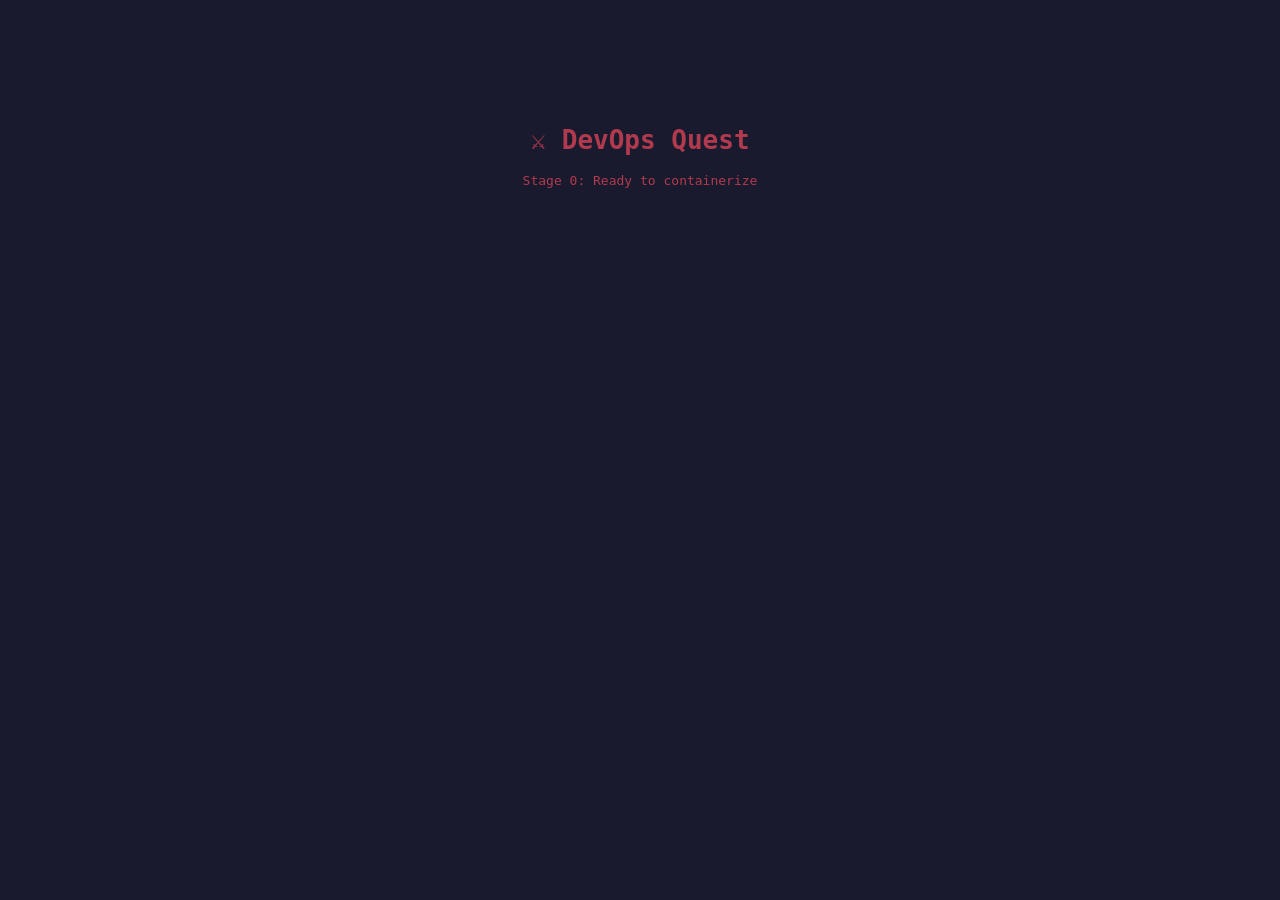
<file: docker/index.html>
<!DOCTYPE html>
<html>
<head><meta charset="UTF-8"><title>DevOps Quest</title></head>
<body style="font-family:monospace;text-align:center;padding-top:100px;background:#1a1a2e;color:#b23a4e">
<h1>&#x2694;&#xFE0F; DevOps Quest</h1>
<p>Stage 0: Ready to containerize</p>
</body>
</html>
</file>
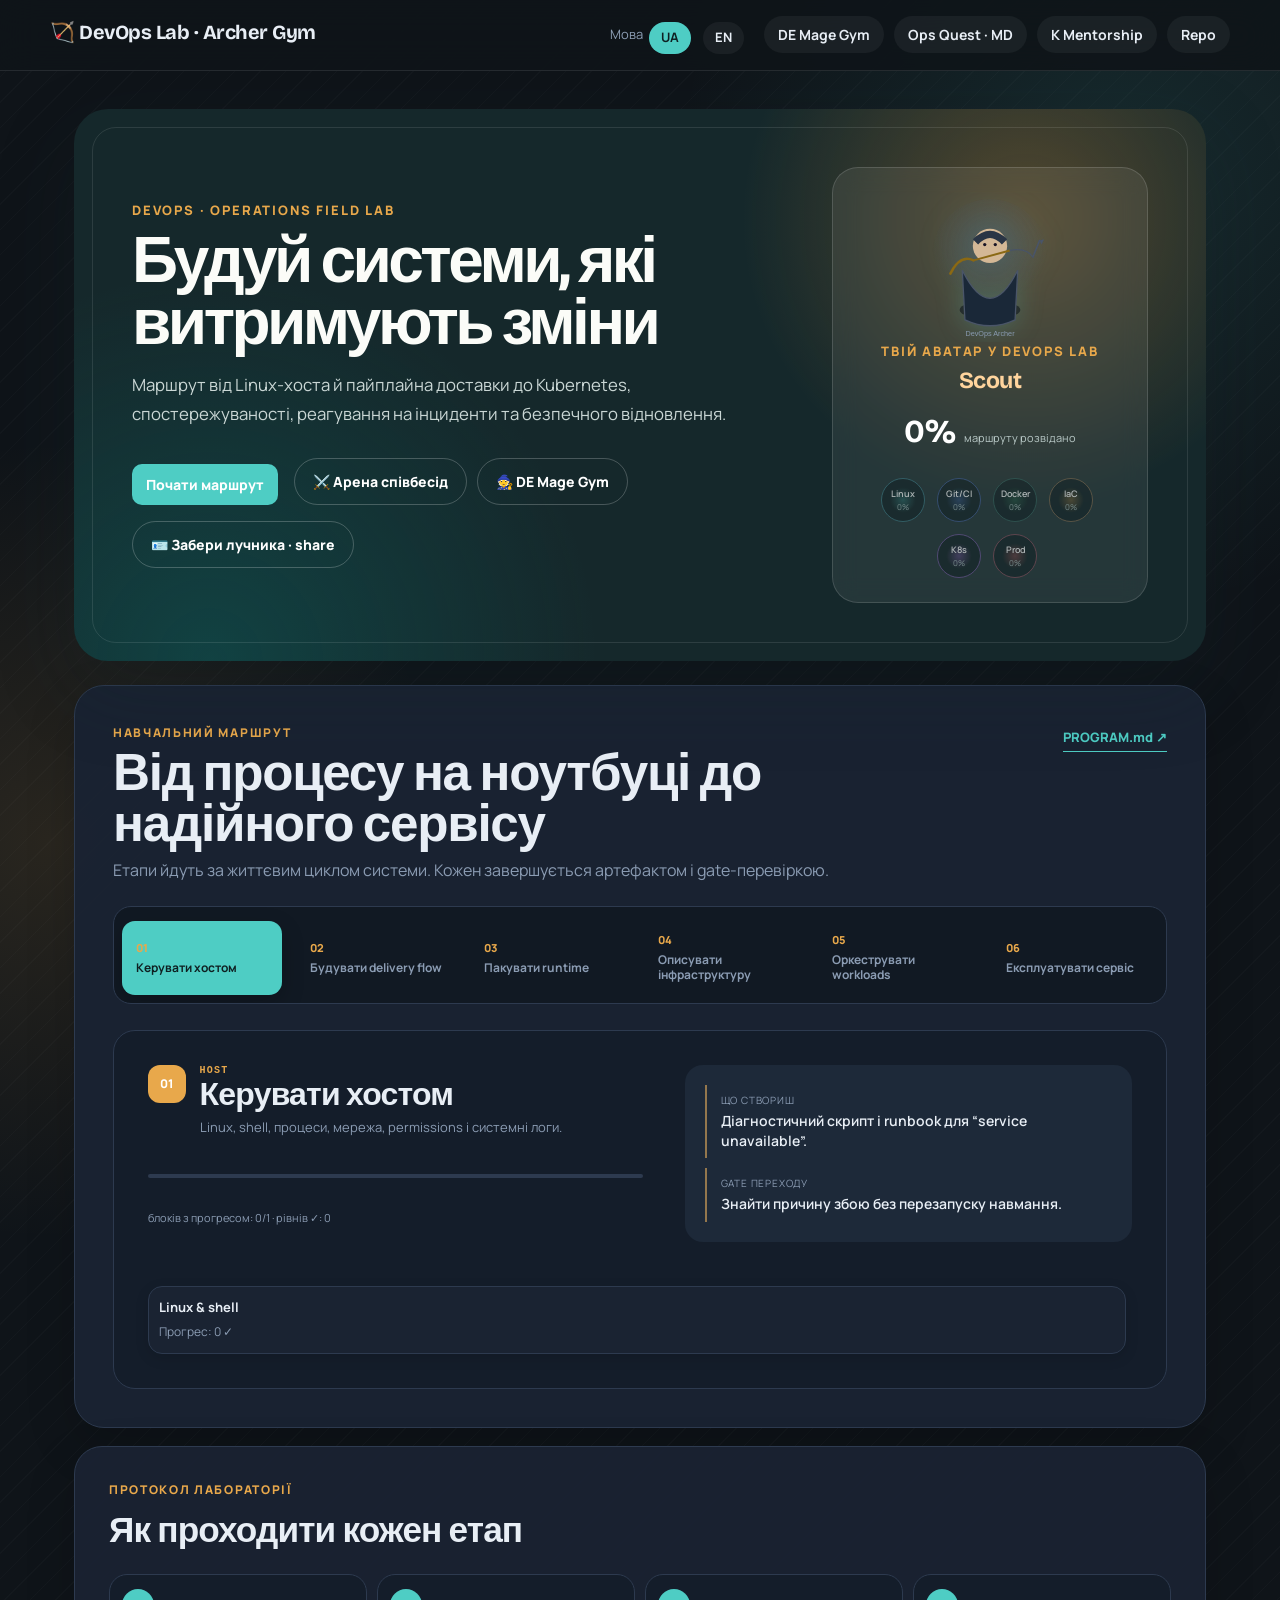
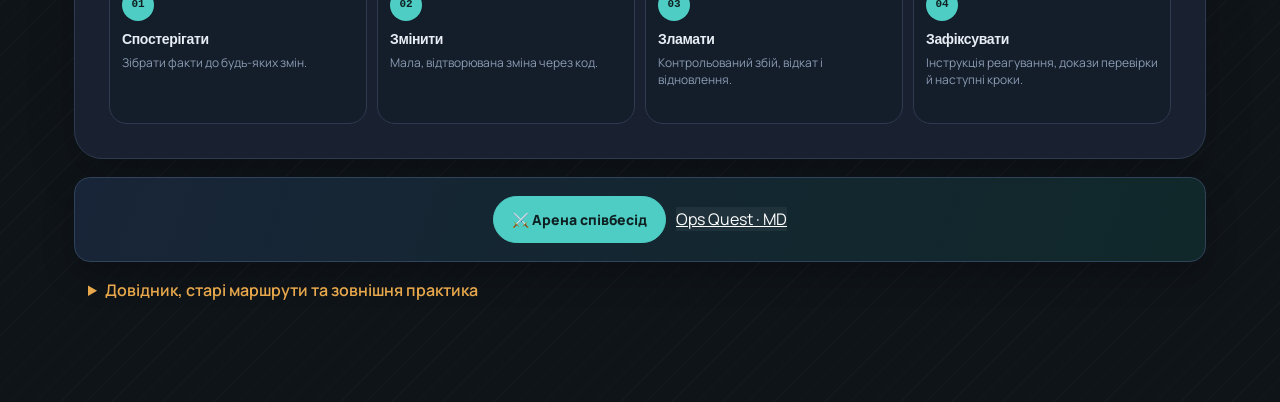
<file: interactive/index.html>
﻿<!doctype html>
<html lang="uk">
<head>
  <meta charset="utf-8">
  <meta name="viewport" content="width=device-width, initial-scale=1">
  <title>DevOps Lab В· Archer Gym</title>
  <meta name="description" content="DevOps Lab вЂ” shell, Git/CI, Docker, Terraform, K8s, prod drills. Archer hero, Ops Interview Arena.">
  <meta property="og:type" content="website">
  <meta property="og:site_name" content="DevOps Lab">
  <meta property="og:title" content="DevOps Lab В· Archer Gym">
  <meta property="og:description" content="Claim your DevOps Archer. Shell В· Git В· Docker В· K8s В· Ops Arena.">
  <meta property="og:url" content="https://devops-lab-gym.web.app/">
  <link rel="preconnect" href="https://fonts.googleapis.com">
  <link rel="preconnect" href="https://fonts.gstatic.com" crossorigin>
  <link href="https://fonts.googleapis.com/css2?family=Bricolage+Grotesque:opsz,wght@12..96,500;12..96,600;12..96,700;12..96,800&family=Manrope:wght@400;500;600;700;800&display=swap" rel="stylesheet">
  <link rel="stylesheet" href="styles.css?v=20260812j">
  <style>
    :root { --accent: #4ecdc4; --accent2: #e8a84b; }
    .hero-archer { filter: drop-shadow(0 0 12px rgba(78, 205, 196, 0.25)); }
  </style>
</head>
<body>
  <header>
    <div>
      <h1 id="hdr-title">рџЏ№ DevOps Lab В· Archer Gym</h1>
      <p id="hdr-lede">РЎС…РѕРґРёРЅРєР° РЅР°РІРёС‡РѕРє В· shell В· Git/CI В· Docker.</p>
    </div>
    <div class="header-right">
      <div id="lang-slot"></div>
      <nav>
        <a id="nav-de-lab" href="https://de-lab-interview-gym.web.app" target="_blank" rel="noopener">DE Mage Gym</a>
        <a id="nav-ops-md" href="https://github.com/TEZv/devops-lab/blob/main/CHALLENGES.md" target="_blank" rel="noopener">Ops Quest В· MD</a>
        <a id="nav-mentorship" href="https://k-mentorship-hub.vercel.app/" target="_blank" rel="noopener">K Mentorship</a>
        <a id="nav-repo" href="https://github.com/TEZv/devops-lab" target="_blank" rel="noopener">Repo</a>
      </nav>
    </div>
  </header>
  <main id="app"><p>Р—Р°РІР°РЅС‚Р°Р¶РµРЅРЅСЏвЂ¦</p></main>
  <script src="i18n.js?v=20260812j"></script>
  <script src="ladder.js?v=20260812j"></script>
  <script src="theory-viz.js?v=20260812j"></script>
  <script src="code-format.js?v=20260812j"></script>
  <script src="engine.js?v=20260812j"></script>
  <script src="interview-hub.js?v=20260812j"></script>
  <script src="app.js?v=20260812j"></script>
</body>
</html>
</file>
<file: interactive/styles.css>
:root {
  --bg: #0f1419;
  --card: #1a2332;
  --ink: #e8eef5;
  --muted: #8b9cb3;
  --line: #2d3a4f;
  --accent: #3d9a6a;
  --accent2: #e8a84b;
  --bad: #d45d5d;
  --good: #3d9a6a;
}
* { box-sizing: border-box; }
body {
  margin: 0;
  font-family: "Segoe UI", system-ui, sans-serif;
  background: radial-gradient(circle at top, #1e2a3d, var(--bg));
  color: var(--ink);
  line-height: 1.5;
}
a { color: var(--accent2); }
header {
  padding: 28px 24px;
  border-bottom: 1px solid var(--line);
  display: flex;
  flex-wrap: wrap;
  justify-content: space-between;
  gap: 16px;
  align-items: flex-end;
}
header h1 { margin: 0 0 6px; font-size: 1.6rem; }
header p { margin: 0; color: var(--muted); max-width: 52ch; }
header nav { display: flex; gap: 10px; flex-wrap: wrap; }
.header-right {
  display: flex;
  flex-direction: column;
  align-items: flex-end;
  gap: 10px;
}
.lang-toggle {
  display: inline-flex;
  align-items: center;
  gap: 6px;
  font-size: 13px;
  color: var(--muted);
}
.lang-toggle button {
  padding: 6px 12px;
  border-radius: 8px;
  border: 1px solid var(--line);
  background: transparent;
  color: var(--ink);
  cursor: pointer;
  font-size: 13px;
  font-weight: 600;
}
.lang-toggle button.active {
  background: var(--accent);
  border-color: var(--accent);
  color: #fff;
}
header nav a {
  padding: 8px 14px;
  border: 1px solid var(--line);
  border-radius: 10px;
  text-decoration: none;
  color: var(--ink);
  font-size: 14px;
}
.build-tag {
  display: block;
  margin-top: 8px;
  font-size: 11px;
  color: var(--muted);
  opacity: .85;
}
main { max-width: 900px; margin: 0 auto; padding: 24px; }
.pl-card {
  background: var(--card);
  border: 1px solid var(--line);
  border-radius: 16px;
  padding: 20px;
  margin-bottom: 16px;
}
.pl-block-grid {
  display: grid;
  grid-template-columns: repeat(auto-fill, minmax(220px, 1fr));
  gap: 12px;
}
.pl-block-btn {
  text-align: left;
  background: var(--card);
  border: 1px solid var(--line);
  border-radius: 14px;
  padding: 16px;
  color: var(--ink);
  cursor: pointer;
}
.pl-block-btn:hover { border-color: var(--accent); }
.pl-block-btn.stub { border-style: dashed; opacity: .75; }
.pl-level-tabs { display: flex; gap: 8px; flex-wrap: wrap; margin: 16px 0; }
.pl-level-tab {
  padding: 8px 14px;
  border-radius: 10px;
  border: 1px solid var(--line);
  background: transparent;
  color: var(--ink);
  cursor: pointer;
}
.pl-level-tab.active { background: var(--accent); border-color: var(--accent); color: #fff; }
.pl-level-tab.done { box-shadow: inset 0 0 0 2px var(--good); }
.pl-diagram {
  background: #0d1117;
  padding: 14px;
  border-radius: 10px;
  font-size: 13px;
  overflow-x: auto;
  border: 1px solid var(--line);
  font-family: ui-monospace, monospace;
  white-space: pre-wrap;
  word-break: break-word;
}
.pl-blank-template {
  font-family: ui-monospace, monospace;
  font-size: 14px;
  padding: 14px;
  background: #0d1117;
  border-radius: 10px;
  line-height: 1.55;
  margin-bottom: 12px;
  white-space: pre-wrap;
  word-break: break-word;
  overflow-x: auto;
  tab-size: 2;
}
.pl-slot {
  display: inline-block;
  min-width: 72px;
  padding: 2px 8px;
  margin: 0 2px;
  border-radius: 6px;
  border: 1px dashed var(--accent2);
}
.pl-slot.filled { border-style: solid; background: rgba(61,154,106,.15); }
.pl-word-bank { display: flex; flex-wrap: wrap; gap: 8px; margin: 12px 0; }
.pl-chip {
  padding: 8px 12px;
  border-radius: 999px;
  border: 1px solid var(--line);
  background: #243044;
  color: var(--ink);
  cursor: pointer;
}
.pl-chip:hover { border-color: var(--accent2); }
.pl-drag-list { display: grid; gap: 8px; }
.pl-bucket-wrap { display: flex; flex-direction: column; gap: 12px; }
.pl-bucket-pool-label {
  margin: 0;
  font-size: 12px;
  color: var(--muted);
  text-transform: uppercase;
  letter-spacing: .04em;
}
.pl-bucket-pool {
  min-height: 56px;
  display: flex;
  flex-wrap: wrap;
  gap: 8px;
  padding: 12px;
  border-radius: 12px;
  border: 1px dashed var(--line);
  background: #121a28;
}
.pl-bucket-pool.drag-over,
.pl-bucket-drop.drag-over {
  border-color: var(--accent);
  background: color-mix(in srgb, var(--accent) 10%, #121a28);
}
.pl-bucket-board {
  display: grid;
  grid-template-columns: repeat(auto-fit, minmax(160px, 1fr));
  gap: 10px;
}
.pl-bucket-col {
  border-radius: 14px;
  border: 1px solid color-mix(in srgb, var(--hub) 45%, var(--line));
  background: color-mix(in srgb, var(--hub) 12%, #121a28);
  padding: 10px;
  display: flex;
  flex-direction: column;
  gap: 8px;
  min-height: 140px;
}
.pl-bucket-head {
  display: flex;
  flex-direction: column;
  gap: 2px;
}
.pl-bucket-head span:first-child { font-size: 1.2rem; }
.pl-bucket-head small { color: var(--muted); font-size: 11px; }
.pl-bucket-drop {
  flex: 1;
  min-height: 72px;
  display: flex;
  flex-wrap: wrap;
  gap: 6px;
  align-content: flex-start;
  padding: 8px;
  border-radius: 10px;
  border: 1px dashed color-mix(in srgb, var(--hub) 35%, var(--line));
  background: rgba(0, 0, 0, 0.15);
}
.pl-bucket-chip {
  cursor: grab;
  border: 1px solid var(--line);
  background: #1a2332;
  color: var(--ink);
  border-radius: 999px;
  padding: 6px 10px;
  font-size: 12px;
  font-family: ui-monospace, Consolas, monospace;
}
.pl-bucket-chip.dragging { opacity: 0.55; }
.pl-bucket-chip.ok {
  border-color: var(--good);
  color: var(--good);
}
.pl-bucket-chip.bad {
  border-color: var(--bad);
  color: var(--bad);
}
.pl-drag-item {
  padding: 12px;
  border: 1px solid var(--line);
  border-radius: 10px;
  cursor: grab;
  background: #243044;
}
.pl-match-grid { display: grid; grid-template-columns: 1fr 1fr; gap: 12px; position: relative; z-index: 1; }
@media (max-width: 640px) {
  .pl-match-grid { grid-template-columns: 1fr; }
  .pl-match-svg { display: none; }
}
.pl-match-wrap { position: relative; }
.pl-match-arena {
  position: relative;
  margin: 8px 0 4px;
}
.pl-match-svg {
  position: absolute;
  inset: 0;
  width: 100%;
  height: 100%;
  pointer-events: none;
  z-index: 2;
  overflow: visible;
}
.pl-match-col { display: flex; flex-direction: column; gap: 6px; }
.pl-match-btn {
  display: block;
  width: 100%;
  text-align: left;
  padding: 10px 12px;
  border: 1px solid var(--line);
  border-radius: 10px;
  background: #243044;
  color: var(--ink);
  cursor: pointer;
  margin-bottom: 0;
  transition: border-color .15s, box-shadow .15s, transform .15s;
}
.pl-match-btn.sel { border-color: var(--accent2); box-shadow: 0 0 0 1px var(--accent2); }
.pl-match-btn.done { opacity: 1; cursor: default; }
.pl-match-btn.miss { border-color: var(--bad); animation: pl-shake .35s ease; }
@keyframes pl-shake {
  0%, 100% { transform: translateX(0); }
  25% { transform: translateX(-4px); }
  75% { transform: translateX(4px); }
}
.pl-match-study { margin-bottom: 8px; }
.pl-study-list { display: flex; flex-direction: column; gap: 8px; margin: 12px 0; }
.pl-study-row {
  display: grid;
  grid-template-columns: auto 1fr auto 1.4fr;
  gap: 10px;
  align-items: center;
  padding: 12px 14px;
  border-radius: 12px;
  border: 1px solid color-mix(in srgb, var(--pair) 55%, var(--line));
  background: color-mix(in srgb, var(--pair) 12%, #1a2332);
  border-left: 4px solid var(--pair);
}
.pl-study-left { font-weight: 600; }
.pl-study-arrow { color: var(--pair); font-size: 1.1rem; }
.pl-study-right { color: var(--ink); font-size: 14px; }
@media (max-width: 640px) {
  .pl-study-row { grid-template-columns: 1fr; }
  .pl-study-arrow { display: none; }
}
.pl-focus-chip {
  display: inline-block;
  margin-top: 8px;
  padding: 4px 10px;
  border-radius: 999px;
  font-size: 12px;
  background: rgba(232, 168, 75, 0.18);
  color: var(--accent2);
  border: 1px solid color-mix(in srgb, var(--accent2) 40%, transparent);
}
.pl-anchor { color: var(--accent2) !important; }
.pl-feedback { color: var(--muted); font-size: 14px; margin-top: 10px; }
.pl-feedback.ok { color: var(--good); }
.pl-review-badge { margin: 0 0 0.75rem; font-weight: 600; }
.pl-review-lock { opacity: 0.98; }
.pl-review-lock .pl-chip,
.pl-review-lock .pl-bucket-chip,
.pl-review-lock .pl-drag-item,
.pl-review-lock .pl-slot {
  pointer-events: none;
}
.pl-actions { display: flex; gap: 8px; flex-wrap: wrap; margin-top: 10px; }
button {
  padding: 10px 16px;
  border-radius: 10px;
  border: 0;
  background: var(--accent);
  color: #fff;
  cursor: pointer;
  font: inherit;
}
button.ghost { background: transparent; border: 1px solid var(--line); color: var(--ink); }
.pl-pair { font-size: 14px; color: var(--muted); }
.pl-tip { color: var(--muted); font-size: 13px; margin: 0 0 8px; }
button { margin-right: 6px; margin-top: 6px; }
.pl-note { color: var(--accent2); font-size: 14px; }
.pl-tag {
  display: inline-block;
  font-size: 11px;
  letter-spacing: .04em;
  text-transform: uppercase;
  color: var(--accent2);
  border: 1px solid var(--line);
  border-radius: 999px;
  padding: 2px 8px;
  margin-bottom: 6px;
}
.pl-slot.active { box-shadow: 0 0 0 2px var(--accent2); }
.pl-slot.drop-target { background: rgba(232,168,75,.2); }
.pl-chip.dragging { opacity: .55; }
.pl-code-buggy {
  background: #1a1010;
  border: 1px solid var(--bad);
  border-radius: 10px;
  padding: 14px;
  overflow-x: auto;
  font-size: 13px;
  font-family: ui-monospace, monospace;
  white-space: pre-wrap;
  word-break: break-word;
  tab-size: 2;
}
.pl-options { display: grid; gap: 8px; margin: 12px 0; }
.pl-option-btn {
  text-align: left;
  background: #243044;
  border: 1px solid var(--line);
  color: var(--ink);
  border-radius: 12px;
  padding: 12px 14px;
}
.pl-option-btn.ok { border-color: var(--good); background: rgba(61,154,106,.15); }
.pl-option-btn.bad { border-color: var(--bad); background: rgba(212,93,93,.12); }
.pl-tracks { display: flex; gap: 8px; flex-wrap: wrap; margin: 12px 0 16px; }
.pl-pill {
  border: 1px solid var(--line);
  border-radius: 999px;
  padding: 4px 10px;
  font-size: 12px;
  color: var(--muted);
}
.pl-track-label {
  display: block;
  font-size: 11px;
  color: var(--accent2);
  margin-bottom: 4px;
  text-transform: uppercase;
  letter-spacing: .05em;
}
.pl-howto ol { color: var(--muted); padding-left: 1.2rem; }
.pl-howto li { margin-bottom: 6px; }
.pl-level-tabs { max-height: 140px; overflow: auto; }
.pl-progress-line { color: var(--accent2); font-size: 13px; margin: 8px 0 0; }
.pl-toast {
  position: fixed;
  right: 16px;
  bottom: 16px;
  padding: 10px 14px;
  border-radius: 12px;
  background: #243044;
  border: 1px solid var(--good);
  color: var(--ink);
  z-index: 50;
  animation: pl-pop .25s ease;
}
.pl-toast.bad { border-color: var(--bad); }
@keyframes pl-pop {
  from { transform: translateY(8px); opacity: 0; }
  to { transform: none; opacity: 1; }
}
button.marked { background: var(--good); }
.pl-story {
  display: flex;
  gap: 12px;
  align-items: flex-start;
  background: linear-gradient(120deg, rgba(61,154,106,.15), rgba(232,168,75,.12));
  border: 1px solid var(--line);
  border-radius: 14px;
  padding: 14px;
  margin-bottom: 12px;
}
.pl-story p { margin: 0; }
.pl-story-emoji { font-size: 1.6rem; }
.pl-flow {
  display: flex;
  flex-wrap: wrap;
  gap: 8px;
  align-items: stretch;
  margin: 12px 0;
}
.pl-flow-step {
  flex: 1 1 120px;
  background: #243044;
  border: 1px solid var(--line);
  border-radius: 12px;
  padding: 10px;
  display: flex;
  flex-direction: column;
  gap: 4px;
}
.pl-flow-step span { color: var(--muted); font-size: 12px; }
.pl-flow-arrow {
  align-self: center;
  color: var(--accent2);
  font-weight: 700;
}
.pl-diagram-alive {
  border-color: var(--accent);
  box-shadow: inset 0 0 0 1px rgba(61,154,106,.25);
}
.pl-flip-grid {
  display: grid;
  grid-template-columns: repeat(auto-fill, minmax(160px, 1fr));
  gap: 10px;
}
.pl-flip-card {
  min-height: 110px;
  border-radius: 14px;
  border: 1px solid var(--line);
  background: #243044;
  color: var(--ink);
  cursor: pointer;
  padding: 12px;
  text-align: left;
  transition: transform .2s ease, border-color .2s ease, background .2s ease;
  display: flex;
  flex-direction: column;
  gap: 6px;
  align-items: flex-start;
}
.pl-flip-card:hover { border-color: var(--accent2); transform: translateY(-2px); }
.pl-flip-term {
  display: block;
  font-weight: 700;
  font-size: 14px;
  line-height: 1.3;
}
.pl-flip-def {
  display: none;
  color: var(--muted);
  font-size: 13px;
  line-height: 1.4;
}
.pl-flip-hint {
  display: none;
  margin-top: auto;
  font-size: 11px;
  color: var(--muted);
  opacity: .75;
}
.pl-flip-card.flipped {
  background: rgba(61,154,106,.18);
  border-color: var(--good);
}
.pl-flip-card.flipped .pl-flip-def { display: block; }
.pl-flip-card.flipped .pl-flip-hint { display: block; }
.pl-path-next {
  margin-top: 12px;
  padding: 10px 12px;
  border-radius: 12px;
  border: 1px solid rgba(78, 205, 196, 0.35);
  background: rgba(78, 205, 196, 0.12);
  color: var(--ink);
  font-size: 14px;
  line-height: 1.4;
}
.pl-path-card { margin-bottom: 14px; }
.pl-path-list, .pl-continue-list {
  list-style: none;
  margin: 12px 0 0;
  padding: 0;
  display: flex;
  flex-direction: column;
  gap: 8px;
}
.pl-path-list li, .pl-continue-list li { margin: 0; }
.pl-path-link, .pl-continue-link {
  display: flex;
  align-items: flex-start;
  gap: 10px;
  width: 100%;
  text-align: left;
  border-radius: 12px;
  border: 1px solid var(--line);
  background: #243044;
  color: var(--ink);
  padding: 10px 12px;
  cursor: pointer;
  text-decoration: none;
}
.pl-path-link:hover, .pl-continue-link:hover { border-color: var(--accent2); }
.pl-path-num {
  flex: 0 0 auto;
  width: 1.6rem;
  height: 1.6rem;
  border-radius: 999px;
  display: inline-flex;
  align-items: center;
  justify-content: center;
  background: rgba(78, 205, 196, 0.25);
  color: var(--accent);
  font-size: 12px;
  font-weight: 700;
}
.pl-path-label, .pl-continue-title { flex: 1; font-weight: 600; }
.pl-path-meta, .pl-continue-blurb { color: var(--muted); font-size: 12px; display: block; margin-top: 2px; }
.pl-continue-kind {
  flex: 0 0 auto;
  font-size: 11px;
  text-transform: uppercase;
  letter-spacing: .04em;
  color: var(--accent2);
}
.pl-pipeline {
  display: flex;
  flex-wrap: wrap;
  gap: 8px;
  align-items: center;
  margin: 12px 0;
}
.pl-pipe-slot {
  min-width: 110px;
  background: #0d1117;
  border: 1px dashed var(--accent2);
  border-radius: 12px;
  padding: 10px;
  text-align: center;
}
.pl-pipe-slot.filled {
  border-style: solid;
  background: rgba(61,154,106,.12);
}
.pl-pipe-slot small { display: block; color: var(--muted); font-size: 11px; margin-bottom: 4px; }
.pl-scenario .pl-options { margin-top: 12px; }
.pl-mission {
  background: linear-gradient(145deg, rgba(232,168,75,.14), rgba(61,154,106,.1));
  border: 1px solid var(--line);
  border-radius: 16px;
  padding: 14px;
  margin-bottom: 14px;
}
.pl-mission-head {
  display: flex;
  gap: 12px;
  align-items: flex-start;
}
.pl-mission-head span { font-size: 1.6rem; }
.pl-mission-head p { margin: 4px 0 0; color: var(--muted); }
.pl-mission-ask {
  margin: 10px 0 0;
  font-weight: 600;
  color: var(--accent2);
}
.pl-mini-table {
  width: 100%;
  border-collapse: collapse;
  margin-top: 12px;
  font-size: 13px;
  font-family: ui-monospace, monospace;
}
.pl-mini-table th,
.pl-mini-table td {
  border: 1px solid var(--line);
  padding: 6px 8px;
  text-align: left;
}
.pl-mini-table th { background: #0d1117; color: var(--muted); }
.pl-mini-table tr.hl td {
  background: rgba(61,154,106,.2);
}
.pl-mini-table caption {
  text-align: left;
  font-weight: 600;
  padding: 0 0 8px;
  color: var(--accent2);
}
.pl-col-glossary {
  margin: 10px 0 14px;
  padding: 10px 12px;
  border-radius: 8px;
  border: 1px solid var(--line);
  background: #1a2332;
  font-size: 13px;
}
.pl-col-glossary-title {
  margin: 0 0 8px;
  font-size: 12px;
  text-transform: uppercase;
  letter-spacing: 0.04em;
  color: var(--accent2);
}
.pl-col-glossary-list {
  margin: 0;
  display: grid;
  gap: 6px;
}
.pl-col-glossary-list dt {
  font-family: ui-monospace, monospace;
  color: var(--ink);
  font-weight: 600;
}
.pl-col-glossary-list dd {
  margin: 0;
  color: var(--muted);
  padding-bottom: 4px;
  border-bottom: 1px solid rgba(255, 255, 255, 0.06);
}
.pl-col-glossary-list dd:last-child {
  border-bottom: none;
  padding-bottom: 0;
}
.pl-join-tables {
  display: grid;
  gap: 12px;
  margin: 8px 0;
}
@media (min-width: 640px) {
  .pl-join-tables { grid-template-columns: 1fr 1fr; }
}
.pl-pick-table tr {
  cursor: pointer;
}
.pl-pick-table tr:hover td {
  background: rgba(232,168,75,.1);
}
.pl-pick-table tr.picked td {
  background: rgba(61,154,106,.18);
  outline: 1px solid var(--good);
}
.pl-pick-table tr.bad-pick td {
  background: rgba(212,93,93,.18);
}
.pl-pick-table .pick-mark {
  text-align: center;
  color: var(--accent2);
}
.pl-csv-lab { margin-top: 8px; }
.pl-csv-frame {
  border: 1px solid var(--line);
  border-radius: 14px;
  overflow: hidden;
  margin-bottom: 12px;
  background: #0d1117;
}
.pl-csv-bar {
  padding: 8px 12px;
  background: #243044;
  border-bottom: 1px solid var(--line);
  font-size: 12px;
  color: var(--muted);
}
.pl-csv-frame .pl-mini-table { margin: 0; }
.pl-sql-input, .pl-answer-input {
  width: 100%;
  margin: 8px 0;
  padding: 10px 12px;
  border-radius: 10px;
  border: 1px solid var(--line);
  background: #0d1117;
  color: var(--ink);
  font: inherit;
}
.pl-sql-input { font-family: ui-monospace, monospace; white-space: pre; tab-size: 2; }
.pl-sql-out {
  background: #0d1117;
  border: 1px solid var(--line);
  border-radius: 10px;
  padding: 10px;
  max-height: 180px;
  overflow: auto;
  font-size: 12px;
  font-family: ui-monospace, monospace;
  white-space: pre-wrap;
  word-break: break-word;
}
.pl-type-grid {
  display: grid;
  grid-template-columns: repeat(auto-fill, minmax(240px, 1fr));
  gap: 10px;
}
.pl-type-card {
  width: 100%;
  text-align: left;
  padding: 14px;
  border-radius: 14px;
  border: 1px solid var(--line);
  background: #243044;
  color: var(--ink);
  cursor: pointer;
}
.pl-type-card .muted { display: block; color: var(--muted); font-size: 12px; margin-top: 4px; }
.pl-type-card.seen { border-color: var(--good); }
.pl-type-detail {
  margin-top: 8px;
  padding: 10px;
  border-radius: 12px;
  background: rgba(61,154,106,.1);
  border: 1px solid var(--line);
  font-size: 13px;
  color: var(--muted);
}
.pl-type-detail.hidden { display: none; }
.pl-type-detail p { margin: 0 0 6px; }

/* Sigil atlas — company map */
.pl-sigil-atlas-wrap { max-width: 100%; }
.pl-atlas-intro {
  margin: 0 0 28px;
  max-width: 46ch;
  position: relative;
  z-index: 4;
}
.pl-sigil-atlas {
  position: relative;
  width: 100%;
  max-width: 520px;
  margin: 0 auto 16px;
  aspect-ratio: 1 / 1.05;
  min-height: 340px;
  padding: 12px 8px 8px;
  box-sizing: border-box;
  isolation: isolate;
}
.pl-atlas-svg {
  position: absolute;
  inset: 0;
  pointer-events: none;
  z-index: 1;
}
.pl-atlas-core {
  position: absolute;
  left: 50%;
  top: 50%;
  transform: translate(-50%, -50%);
  z-index: 3;
  width: 88px;
  height: 88px;
  border-radius: 50%;
  display: flex;
  flex-direction: column;
  align-items: center;
  justify-content: center;
  gap: 2px;
  background: radial-gradient(circle, #1e2a3d 0%, #0f1419 70%);
  border: 2px solid var(--line);
  box-shadow: 0 0 24px rgba(232,168,75,.15);
  transition: box-shadow .4s ease, border-color .4s ease;
}
.pl-atlas-core.lit {
  border-color: var(--accent2);
  box-shadow: 0 0 32px rgba(232,168,75,.45);
  animation: pl-pulse 1.2s ease 2;
}
@keyframes pl-pulse {
  0%,100% { transform: translate(-50%, -50%) scale(1); }
  50% { transform: translate(-50%, -50%) scale(1.06); }
}
.pl-atlas-gem {
  font-size: 22px;
  color: var(--accent2);
  line-height: 1;
}
.pl-atlas-count {
  font-size: 13px;
  font-weight: 700;
  color: var(--ink);
}
.pl-atlas-core-label {
  font-size: 10px;
  letter-spacing: .06em;
  color: var(--muted);
}
.pl-atlas-node {
  position: absolute;
  z-index: 2;
  transform: translate(-50%, -50%);
  width: min(108px, 26vw);
  padding: 10px 8px 8px;
  border-radius: 14px;
  border: 2px solid color-mix(in srgb, var(--node) 45%, var(--line));
  background: linear-gradient(160deg, color-mix(in srgb, var(--node) 18%, #1a2332), #1a2332);
  color: var(--ink);
  cursor: pointer;
  text-align: center;
  box-shadow: 0 4px 16px rgba(0,0,0,.35);
  transition: transform .15s ease, box-shadow .2s ease, border-color .2s ease;
}
.pl-atlas-node:hover {
  transform: translate(-50%, -50%) scale(1.04);
  box-shadow: 0 6px 20px color-mix(in srgb, var(--node) 35%, transparent);
}
.pl-atlas-node.active {
  border-color: var(--node);
  box-shadow: 0 0 20px color-mix(in srgb, var(--node) 50%, transparent);
}
.pl-atlas-node.seen {
  border-color: var(--node);
}
.pl-sigil-badge {
  display: inline-block;
  font-size: 10px;
  font-weight: 800;
  letter-spacing: .06em;
  padding: 2px 7px;
  border-radius: 6px;
  background: color-mix(in srgb, var(--node, var(--accent2)) 35%, transparent);
  color: var(--node, var(--accent2));
  margin-bottom: 4px;
}
.pl-node-glyph {
  display: block;
  font-size: 26px;
  line-height: 1.1;
}
.pl-node-name {
  display: block;
  font-size: 11px;
  font-weight: 700;
  margin-top: 2px;
  line-height: 1.2;
}
.pl-node-hook {
  display: block;
  font-size: 10px;
  color: color-mix(in srgb, var(--node) 80%, var(--ink));
  margin-top: 4px;
  line-height: 1.25;
  font-weight: 600;
}
.pl-atlas-dock {
  margin: 0 auto 12px;
  max-width: 520px;
  border-radius: 14px;
  border: 1px solid color-mix(in srgb, var(--node, var(--line)) 40%, var(--line));
  background: linear-gradient(180deg, color-mix(in srgb, var(--node, #243044) 12%, var(--card)), var(--card));
  overflow: hidden;
  animation: pl-dock-in .25s ease;
}
.pl-atlas-dock.hidden { display: none; }
@keyframes pl-dock-in {
  from { opacity: 0; transform: translateY(6px); }
  to { opacity: 1; transform: translateY(0); }
}
.pl-atlas-dock-head {
  padding: 12px 14px;
  border-bottom: 1px solid var(--line);
  display: flex;
  flex-wrap: wrap;
  align-items: center;
  gap: 8px;
}
.pl-atlas-hook {
  flex: 1 1 100%;
  font-size: 14px;
  font-weight: 600;
  color: var(--node, var(--accent2));
}
.pl-atlas-dock-body {
  padding: 10px 14px 12px;
  font-size: 13px;
  color: var(--muted);
}
.pl-atlas-dock-body p { margin: 0 0 8px; }
.pl-dock-ico { margin-right: 4px; }
.pl-study-sigil {
  flex: 0 0 auto;
  font-size: 10px;
  font-weight: 800;
  letter-spacing: .05em;
  padding: 4px 8px;
  border-radius: 6px;
  background: color-mix(in srgb, var(--sigil) 30%, transparent);
  color: var(--sigil);
}
.pl-match-themed {
  border-left: 4px solid var(--match) !important;
  display: flex;
  align-items: center;
  gap: 8px;
  text-align: left;
}
.pl-match-sigil {
  flex: 0 0 auto;
  font-size: 10px;
  font-weight: 800;
  padding: 3px 6px;
  border-radius: 5px;
  background: color-mix(in srgb, var(--match) 25%, transparent);
  color: var(--match);
}

/* Aim range */
.pl-aim-arena {
  max-width: 360px;
  margin: 12px auto;
}
.pl-aim-arena.shake { animation: pl-shake .28s ease; }
@keyframes pl-shake {
  0%,100% { transform: translateX(0); }
  30% { transform: translateX(-4px); }
  60% { transform: translateX(4px); }
}
.pl-aim-svg { width: 100%; height: auto; display: block; }
.pl-aim-sector { fill: #243044; stroke: #2d3a4f; stroke-width: 1; }
.pl-aim-sector.hit { fill: rgba(61,154,106,.55); }
.pl-aim-sector.miss { fill: rgba(212,93,93,.4); }
.pl-aim-label { fill: #e8eef5; font-size: 11px; pointer-events: none; }
.pl-aim-arrow { stroke: #e8a84b; stroke-width: 3; stroke-linecap: round; }
.pl-aim-head { fill: #e8a84b; }
.pl-aim-dial { width: 100%; max-width: 360px; display: block; margin: 8px auto; }
.pl-aim-legend { color: var(--muted); font-size: 13px; }

/* Fog probe */
.pl-fog-stage {
  position: relative;
  overflow: hidden;
  border-radius: 14px;
  border: 1px solid var(--line);
  max-height: 320px;
  overflow: auto;
  touch-action: none;
}
.pl-fog-table { margin: 0; filter: none; }
.pl-fog-mask {
  position: absolute;
  inset: 0;
  pointer-events: none;
  background: radial-gradient(
    circle 70px at var(--mx, 50%) var(--my, 50%),
    transparent 0,
    transparent 40%,
    rgba(5,8,14,.92) 70%
  );
}
.pl-fog-table td.found {
  background: rgba(61,154,106,.45) !important;
  outline: 2px solid var(--good);
}
.pl-fog-table td.false-hit {
  background: rgba(212,93,93,.25) !important;
}

/* Constellation */
.pl-const-canvas {
  width: 100%;
  max-width: 560px;
  display: block;
  border-radius: 14px;
  border: 1px solid var(--line);
  cursor: crosshair;
  background: #0b1220;
}

/* —— Hero cabin / skill orbs —— */
.hero-cabin {
  display: grid;
  grid-template-columns: 200px 1fr;
  gap: 20px;
  align-items: center;
  background: linear-gradient(135deg, #121a28 0%, #1a2332 55%, #152018 100%);
  border: 1px solid var(--line);
  border-radius: 20px;
  padding: 22px 24px;
  margin-bottom: 18px;
  box-shadow: 0 0 40px rgba(61, 154, 106, 0.08);
}
@media (max-width: 640px) {
  .hero-cabin { grid-template-columns: 1fr; text-align: center; }
  .hero-actions { justify-content: center; }
  .skill-orb-row { justify-content: center; }
}
.hero-svg { width: 180px; height: auto; display: block; margin: 0 auto; }
.hero-eyebrow { margin: 0; color: var(--muted); font-size: 13px; letter-spacing: .04em; text-transform: uppercase; }
.hero-rank { margin: 4px 0 8px; font-size: 1.45rem; color: var(--accent2); }
.hero-tip { margin: 0 0 14px; color: var(--muted); font-size: 14px; max-width: 42ch; }
.skill-orb-row { display: flex; flex-wrap: wrap; gap: 10px; margin-bottom: 14px; }
.skill-orb-row.compact { margin: 0; gap: 8px; }
.skill-orb {
  position: relative;
  width: 64px;
  height: 64px;
  border-radius: 50%;
  border: 2px solid color-mix(in srgb, var(--orb) 40%, var(--line));
  background: #0d1117;
  color: var(--ink);
  cursor: default;
  display: flex;
  flex-direction: column;
  align-items: center;
  justify-content: center;
  font-size: 11px;
  padding: 0;
  opacity: .45;
  transition: opacity .25s, box-shadow .25s, transform .2s;
}
.skill-orb.on {
  opacity: 1;
  box-shadow: 0 0 18px color-mix(in srgb, var(--orb) 55%, transparent);
  border-color: var(--orb);
}
.skill-orb .orb-glow {
  position: absolute;
  inset: 8px;
  border-radius: 50%;
  background: radial-gradient(circle, color-mix(in srgb, var(--orb) 35%, transparent), transparent 70%);
  pointer-events: none;
}
.skill-orb .orb-label { position: relative; font-weight: 600; z-index: 1; }
.skill-orb .orb-pct { position: relative; color: var(--muted); font-size: 10px; z-index: 1; }
.skill-orb-row.compact .skill-orb {
  width: 22px;
  height: 22px;
  font-size: 0;
  border-width: 2px;
}
.hero-actions { display: flex; flex-wrap: wrap; gap: 10px; }
.hero-actions .ghost, .nav-pill {
  padding: 8px 14px;
  border: 1px solid var(--line);
  border-radius: 10px;
  background: transparent;
  color: var(--ink);
  cursor: pointer;
  text-decoration: none;
  font-size: 14px;
}
.hero-actions button:not(.ghost), #btn-dl {
  padding: 8px 14px;
  border: none;
  border-radius: 10px;
  background: var(--accent);
  color: #fff;
  cursor: pointer;
  font-size: 14px;
}
.hero-mini {
  display: flex;
  align-items: center;
  gap: 16px;
  margin-bottom: 12px;
  cursor: pointer;
  padding: 8px 12px;
  border-radius: 14px;
  border: 1px dashed var(--line);
  background: rgba(26, 35, 50, 0.6);
}
.hero-mini .hero-svg { width: 72px; }
.pl-track-label {
  display: inline-block;
  font-size: 11px;
  text-transform: uppercase;
  letter-spacing: .06em;
  color: var(--accent2);
  margin-bottom: 4px;
}
.road-theory { border-color: color-mix(in srgb, var(--accent2) 35%, var(--line)); }
.road-practice { border-color: color-mix(in srgb, var(--accent) 35%, var(--line)); }
#share-canvas {
  width: 100%;
  max-width: 720px;
  border-radius: 14px;
  border: 1px solid var(--line);
  display: block;
}
.share-caption-label {
  display: block;
  margin: 14px 0 6px;
  font-size: 13px;
  color: var(--muted);
}
.share-caption {
  width: 100%;
  max-width: 720px;
  background: #0d1117;
  color: var(--ink);
  border: 1px solid var(--line);
  border-radius: 12px;
  padding: 12px 14px;
  font: 14px/1.45 Consolas, "Segoe UI", monospace;
  resize: vertical;
}
.share-bar .share-li {
  background: #0a66c2 !important;
  color: #fff !important;
  border: none;
  padding: 8px 14px;
  border-radius: 10px;
  cursor: pointer;
  font-size: 14px;
}
.share-bar .share-ig {
  background: linear-gradient(45deg, #f09433, #e6683c, #dc2743, #cc2366, #bc1888) !important;
  color: #fff !important;
  border: none;
  padding: 8px 14px;
  border-radius: 10px;
  cursor: pointer;
  font-size: 14px;
}
.share-bar .share-x {
  background: #111 !important;
  color: #fff !important;
  border: 1px solid #333;
  padding: 8px 14px;
  border-radius: 10px;
  cursor: pointer;
  font-size: 14px;
}
.share-bar .share-th {
  background: #101010 !important;
  color: #fff !important;
  border: 1px solid #444;
  padding: 8px 14px;
  border-radius: 10px;
  cursor: pointer;
  font-size: 14px;
}

/* Career tier picker */
.career-tier-row {
  display: flex;
  flex-wrap: wrap;
  gap: 8px;
  margin: 12px 0;
}
.career-tier-btn {
  padding: 10px 14px;
  border-radius: 12px;
  border: 1px solid var(--line);
  background: #0d1117;
  color: var(--ink);
  cursor: pointer;
  font-size: 13px;
  font-weight: 600;
}
.career-tier-btn.active {
  background: var(--accent2);
  border-color: var(--accent2);
  color: #1a1208;
}
.career-blurb {
  color: var(--muted);
  font-size: 14px;
  margin: 0;
  max-width: 62ch;
}
.hero-aim {
  margin: 0 0 8px;
  color: var(--accent2);
  font-size: 14px;
  font-weight: 600;
}

/* Skill staircase (blocks, not flat grid) */
.stair-card { overflow: hidden; }
.stair-header {
  display: flex;
  justify-content: space-between;
  align-items: flex-start;
  gap: 12px;
  margin-bottom: 8px;
}
.stair-trophy { font-size: 2rem; filter: drop-shadow(0 0 8px rgba(232,168,75,.45)); }
.stair-layout {
  display: grid;
  grid-template-columns: 160px 1fr;
  gap: 16px;
  align-items: end;
  margin-top: 12px;
}
@media (max-width: 700px) {
  .stair-layout { grid-template-columns: 1fr; }
  .stair-mage-dock { display: none; }
}
.stair-mage-dock .hero-svg { width: 150px; margin: 0 auto; }
.stair-column {
  display: flex;
  flex-direction: column;
  gap: 10px;
  padding: 8px 4px 0;
}
.stair-step {
  position: relative;
  margin-left: calc((6 - var(--step, 1)) * 12px);
  transition: margin .2s;
}
.stair-platform {
  width: 100%;
  display: flex;
  align-items: center;
  gap: 12px;
  text-align: left;
  padding: 14px 16px;
  border-radius: 14px 18px 12px 12px;
  border: 1px solid var(--line);
  background: linear-gradient(135deg, #152018, #1a2332 60%);
  color: var(--ink);
  cursor: pointer;
  box-shadow: 0 6px 0 #0a1018;
  transform: perspective(400px) rotateX(2deg);
}
.stair-step.recommended .stair-platform {
  border-color: color-mix(in srgb, var(--accent2) 55%, var(--line));
  box-shadow: 0 6px 0 #0a1018, 0 0 20px rgba(232,168,75,.2);
}
.stair-step.accent .stair-platform {
  border-color: color-mix(in srgb, var(--accent) 50%, var(--line));
}
.stair-step.complete .stair-platform {
  border-color: var(--good);
}
.stair-step.started:not(.complete) .stair-platform {
  border-color: color-mix(in srgb, var(--accent) 40%, var(--line));
}
.stair-icon { font-size: 1.4rem; }
.stair-meta { flex: 1; display: flex; flex-direction: column; gap: 2px; }
.stair-pct { font-size: 12px; color: var(--muted); }
.stair-badge {
  font-size: 11px;
  text-transform: uppercase;
  letter-spacing: .04em;
  padding: 4px 8px;
  border-radius: 999px;
  background: rgba(232,168,75,.2);
  color: var(--accent2);
}
.stair-missions {
  margin: 8px 0 4px 8px;
  padding: 12px;
  border-left: 2px solid var(--line);
  border-radius: 0 12px 12px 0;
  background: rgba(13,17,23,.55);
}
.stair-mode { margin: 0 0 8px; font-size: 13px; color: var(--muted); }
.stair-mission-grid {
  display: grid;
  grid-template-columns: repeat(auto-fill, minmax(200px, 1fr));
  gap: 10px;
}
.stair-base {
  text-align: center;
  color: var(--muted);
  font-size: 13px;
  padding: 10px;
  border: 1px dashed var(--line);
  border-radius: 12px;
  margin-top: 4px;
}
.archive-roads { margin-top: 14px; color: var(--muted); }
.archive-roads summary { cursor: pointer; color: var(--accent2); }

.pl-program-card {
  margin-bottom: 18px;
  overflow: hidden;
  background:
    radial-gradient(circle at 94% 4%, color-mix(in srgb, var(--accent2) 18%, transparent), transparent 30%),
    var(--card, #fff);
}
.pl-program-intro { display: flex; justify-content: space-between; gap: 24px; align-items: flex-start; margin-bottom: 24px; }
.pl-program-intro h2 { margin: 4px 0 8px; max-width: 720px; }
.pl-program-intro p:not(.hub-eyebrow) { color: var(--muted); max-width: 720px; margin: 0; }
.pl-program-doc { flex: 0 0 auto; color: var(--accent2); text-decoration: none; border-bottom: 1px solid currentColor; font-size: 13px; padding: 4px 0; }
.pl-journey-rail { display: grid; grid-template-columns: repeat(6, minmax(0, 1fr)); gap: 0; overflow-x: visible; padding: 0 0 18px; scrollbar-width: thin; }
.pl-journey-stop { position: relative; min-width: 0; padding: 0 12px 12px 0; color: var(--muted); text-decoration: none; font-size: 11px; }
.pl-journey-stop::after { content: ''; position: absolute; left: 12px; right: 0; bottom: 2px; height: 1px; background: var(--line); }
.pl-journey-stop:last-child::after { right: calc(100% - 13px); }
.pl-journey-stop span { position: relative; z-index: 1; display: grid; place-items: center; width: 26px; height: 26px; margin-bottom: 8px; border-radius: 50%; background: var(--accent2); color: #fff; font-weight: 800; }
.pl-journey-stop strong { display: block; color: var(--text); line-height: 1.25; }
.pl-program-list { list-style: none; margin: 0; padding: 0; display: grid; grid-template-columns: repeat(2, minmax(0, 1fr)); gap: 16px; }
.pl-prog-stage { border: 1px solid var(--line); border-radius: 18px; padding: 18px; background: color-mix(in srgb, var(--card, #fff) 96%, var(--accent2) 4%); scroll-margin-top: 90px; }
.pl-prog-stage-head { display: flex; gap: 14px; align-items: flex-start; margin-bottom: 12px; }
.pl-prog-stage-head h3 { margin: 1px 0 6px; font-size: 1.18rem; }
.pl-prog-num { flex: 0 0 2.35rem; width: 2.35rem; height: 2.35rem; border-radius: 12px; display: grid; place-items: center; font-weight: 800; background: var(--accent2); color: #fff; font-size: 12px; }
.pl-prog-code { margin: 0; color: var(--accent2); font: 700 10px/1.2 ui-monospace, monospace; letter-spacing: .12em; }
.pl-prog-summary { margin: 0; color: var(--muted); font-size: 13px; line-height: 1.45; }
.pl-prog-progress { height: 4px; border-radius: 99px; background: var(--line); overflow: hidden; }
.pl-prog-progress span { display: block; height: 100%; border-radius: inherit; background: var(--accent2); }
.pl-prog-meta { margin: 6px 0 14px; color: var(--muted); font-size: 11px; }
.pl-prog-contract { display: grid; grid-template-columns: 1fr 1fr; gap: 10px; margin-bottom: 14px; }
.pl-prog-contract > div { border-left: 2px solid color-mix(in srgb, var(--accent2) 55%, var(--line)); padding-left: 10px; }
.pl-prog-contract span { display: block; margin-bottom: 3px; color: var(--muted); font-size: 10px; text-transform: uppercase; letter-spacing: .08em; }
.pl-prog-contract strong { display: block; font-size: 12px; line-height: 1.4; font-weight: 600; }
.pl-protocol-card { margin-bottom: 18px; }
.pl-protocol-card h2 { margin: 4px 0 16px; }
.pl-protocol-grid { display: grid; grid-template-columns: repeat(4, 1fr); gap: 10px; }
.pl-protocol-grid article { position: relative; border-top: 2px solid var(--accent2); padding: 14px 12px 12px; background: color-mix(in srgb, var(--card, #fff) 96%, var(--accent2) 4%); }
.pl-protocol-grid article > span { color: var(--accent2); font: 800 11px/1 ui-monospace, monospace; }
.pl-protocol-grid h3 { margin: 8px 0 5px; font-size: 14px; }
.pl-protocol-grid p { margin: 0; color: var(--muted); font-size: 12px; line-height: 1.4; }
.pl-block-contract { display: grid; grid-template-columns: 1.2fr 1fr 1fr auto; gap: 12px; align-items: stretch; margin: 14px 0 18px; padding: 12px; border: 1px solid var(--line); border-radius: 14px; background: color-mix(in srgb, var(--card, #fff) 95%, var(--accent2) 5%); }
.pl-block-contract > div { padding-left: 10px; border-left: 2px solid var(--accent2); }
.pl-block-contract span { display: block; color: var(--muted); font-size: 9px; text-transform: uppercase; letter-spacing: .08em; margin-bottom: 4px; }
.pl-block-contract strong { display: block; font-size: 11px; line-height: 1.35; }
.pl-block-contract a { display: flex; align-items: center; color: var(--accent2); font-size: 11px; font-weight: 700; text-decoration: none; }
.pl-prog-mods {
  display: flex;
  flex-wrap: wrap;
  gap: 8px;
}
.pl-prog-mod {
  text-align: left;
  border: 1px solid var(--line);
  background: var(--card, #fff);
  border-radius: 10px;
  padding: 8px 10px;
  cursor: pointer;
  min-width: 130px;
  flex: 1 1 145px;
  transition: transform .16s ease, border-color .16s ease, background .16s ease;
}
.pl-prog-mod strong { display: block; font-size: 13px; }
.pl-prog-mod span { color: var(--muted); font-size: 12px; }
.pl-prog-mod:hover { border-color: var(--accent2); transform: translateY(-2px); }
.pl-prog-arena {
  display: inline-flex;
  align-items: center;
  padding: 8px 12px;
  border-radius: 10px;
  border: 1px dashed var(--accent2);
  color: var(--accent2);
  text-decoration: none;
  font-weight: 600;
  font-size: 13px;
}
.pl-program-cta {
  display: flex;
  flex-wrap: wrap;
  gap: 10px;
  align-items: center;
}
.pl-more-paths {
  margin: 16px 0 24px;
  color: var(--muted);
}
.pl-more-paths > summary {
  cursor: pointer;
  color: var(--accent2);
  font-weight: 600;
  margin-bottom: 12px;
}

@media (max-width: 760px) {
  .pl-program-intro { display: block; }
  .pl-program-doc { display: inline-block; margin-top: 12px; }
  .pl-program-list { grid-template-columns: 1fr; }
  .pl-prog-contract { grid-template-columns: 1fr; }
  .pl-protocol-grid { grid-template-columns: repeat(2, 1fr); }
  .pl-journey-rail { grid-template-columns: repeat(6, 120px); overflow-x: auto; }
  .pl-journey-stop { min-width: 120px; }
  .pl-block-contract { grid-template-columns: 1fr; }
}

@media (max-width: 440px) {
  .pl-prog-stage { padding: 14px; }
  .pl-protocol-grid { grid-template-columns: 1fr; }
}

/* Interview Arena */
.hub-cta { font-weight: 700; }
.hub-eyebrow {
  margin: 0 0 6px;
  font-size: 12px;
  letter-spacing: .06em;
  text-transform: uppercase;
  color: var(--accent2);
}
.hub-lede, .hub-ethics { color: var(--muted); max-width: 58ch; }
.hub-ethics { font-size: 13px; border-left: 3px solid var(--accent2); padding-left: 10px; }
.hub-stats {
  display: flex;
  flex-wrap: wrap;
  gap: 12px;
  margin: 12px 0;
  font-size: 13px;
  color: var(--muted);
}
.hub-search-row {
  display: flex;
  flex-wrap: wrap;
  gap: 10px;
  align-items: center;
  margin-bottom: 12px;
}
.hub-bridge-row {
  display: flex;
  flex-wrap: wrap;
  gap: 8px;
  align-items: center;
  margin-bottom: 12px;
  padding: 10px 12px;
  border-radius: 10px;
  border: 1px dashed var(--line);
  background: rgba(78, 205, 196, 0.05);
}
.hub-bridge-label {
  font-size: 12px;
  color: var(--muted);
  font-weight: 600;
}
.hub-bridge-link { font-size: 13px; }
.hub-search {
  flex: 1 1 200px;
  padding: 10px 12px;
  border-radius: 10px;
  border: 1px solid var(--line);
  background: #121a28;
  color: var(--ink);
}
.hub-arch-tabs {
  display: flex;
  flex-wrap: wrap;
  gap: 8px;
  margin-bottom: 14px;
}
.hub-arch-tab {
  padding: 8px 12px;
  border-radius: 10px;
  border: 1px solid var(--line);
  text-decoration: none;
  color: var(--ink);
  font-size: 13px;
  background: #1a2332;
}
.hub-arch-tab.active {
  border-color: color-mix(in srgb, var(--hub, var(--accent)) 60%, var(--line));
  box-shadow: inset 0 0 0 1px color-mix(in srgb, var(--hub, var(--accent)) 40%, transparent);
}
.hub-arch-tab small { color: var(--muted); margin-left: 4px; }
.hub-task-list {
  display: flex;
  flex-direction: column;
  gap: 8px;
  max-height: min(62vh, 640px);
  overflow: auto;
  padding-right: 4px;
}
.hub-task {
  display: flex;
  align-items: flex-start;
  gap: 10px;
  padding: 12px 14px;
  border-radius: 12px;
  border: 1px solid color-mix(in srgb, var(--hub) 35%, var(--line));
  border-left: 4px solid var(--hub);
  background: color-mix(in srgb, var(--hub) 8%, #1a2332);
  text-decoration: none;
  color: var(--ink);
  transition: transform .12s ease;
}
.hub-task:hover { transform: translateX(2px); }
.hub-task.done { opacity: .88; }
.hub-task-sigil {
  flex: 0 0 auto;
  font-size: 10px;
  font-weight: 800;
  padding: 4px 7px;
  border-radius: 6px;
  background: color-mix(in srgb, var(--hub) 30%, transparent);
  color: var(--hub);
}
.hub-task-sigil.large { font-size: 12px; padding: 6px 10px; }
.hub-task-body { flex: 1; min-width: 0; }
.hub-task-body strong { display: block; font-size: 14px; margin-bottom: 4px; }
.hub-task-meta { display: block; font-size: 11px; color: var(--muted); }
.hub-task-hint { display: block; font-size: 12px; color: var(--muted); margin-top: 4px; }
.hub-done { color: var(--good); font-weight: 700; }
.hub-prompt-box {
  margin: 16px 0;
  padding: 14px;
  border-radius: 12px;
  background: rgba(0,0,0,.2);
  border: 1px solid var(--line);
}
.hub-prompt-box h3 { margin: 0 0 8px; font-size: 14px; }
.hub-detail-actions { display: flex; gap: 10px; flex-wrap: wrap; margin-top: 14px; }

/* Theory visualizations */
.pl-viz-mount { margin: 14px 0 18px; }
.pl-viz-caption { margin: 0 0 10px; color: var(--muted); font-size: 13px; }
.pl-viz-text-fallback { margin-top: 10px; }
.pl-viz-text-fallback summary { cursor: pointer; color: var(--accent2); font-size: 13px; }
.pl-viz-layer-stack { display: flex; flex-direction: column; align-items: center; gap: 4px; }
.pl-viz-layer {
  width: min(100%, 340px);
  display: flex;
  align-items: center;
  gap: 12px;
  padding: 12px 16px;
  border-radius: 12px;
  border: 2px solid color-mix(in srgb, var(--layer) 50%, var(--line));
  background: linear-gradient(90deg, color-mix(in srgb, var(--layer) 22%, #1a2332), #1a2332);
}
.pl-viz-ico { font-size: 22px; }
.pl-viz-layer-text strong { display: block; }
.pl-viz-layer-text span { font-size: 12px; color: var(--muted); }
.pl-viz-layer-arrow { color: var(--accent2); font-size: 12px; }
.pl-viz-side-tags { display: flex; flex-wrap: wrap; gap: 8px; margin-top: 12px; justify-content: center; }
.pl-viz-side-chip {
  font-size: 12px;
  padding: 6px 10px;
  border-radius: 8px;
  background: #121a28;
  border: 1px solid var(--line);
  color: var(--muted);
}
.pl-viz-side-chip b { color: var(--ink); }
.pl-viz-star-compare, .pl-viz-split, .pl-viz-coverage {
  display: grid;
  grid-template-columns: repeat(auto-fit, minmax(200px, 1fr));
  gap: 12px;
}
.pl-viz-compare-col, .pl-viz-split-col, .pl-viz-cov-yes, .pl-viz-cov-no {
  padding: 14px;
  border-radius: 14px;
  border: 1px solid color-mix(in srgb, var(--hub, var(--line)) 40%, var(--line));
  background: color-mix(in srgb, var(--hub, #1a2332) 10%, #1a2332);
}
.pl-viz-compare-col h4, .pl-viz-split-col h4, .pl-viz-cov-yes h4, .pl-viz-cov-no h4 { margin: 0 0 8px; }
.pl-viz-compare-col p { margin: 8px 0 0; font-size: 12px; color: var(--muted); }
.pl-viz-svg { width: 100%; height: auto; display: block; }
.pl-viz-split-col ul, .pl-viz-cov-yes ul, .pl-viz-cov-no ul { margin: 0; padding-left: 18px; font-size: 13px; color: var(--muted); }
.pl-viz-cov-yes { border-color: color-mix(in srgb, var(--good) 45%, var(--line)); }
.pl-viz-cov-no { border-color: color-mix(in srgb, var(--bad) 35%, var(--line)); }
.pl-viz-order-list { display: flex; flex-direction: column; gap: 6px; }
.pl-viz-order-step {
  display: grid;
  grid-template-columns: 28px 100px 1fr;
  gap: 10px;
  align-items: center;
  padding: 10px 12px;
  border-radius: 10px;
  border-left: 4px solid var(--step);
  background: color-mix(in srgb, var(--step) 12%, #1a2332);
  font-size: 13px;
}
.pl-viz-order-num {
  width: 24px;
  height: 24px;
  border-radius: 50%;
  background: var(--step);
  color: #fff;
  font-size: 11px;
  font-weight: 700;
  display: flex;
  align-items: center;
  justify-content: center;
}
.pl-viz-order-step span:last-child { color: var(--muted); font-size: 12px; }
.pl-viz-over-window {
  margin-top: 10px;
  padding: 10px 12px;
  border-radius: 10px;
  border: 1px dashed var(--accent2);
  font-size: 13px;
  color: var(--accent2);
}
.pl-viz-over-window span { font-weight: 700; margin-right: 6px; }
.pl-viz-bar-chart { display: flex; flex-direction: column; gap: 10px; }
.pl-viz-bar-row {
  display: grid;
  grid-template-columns: 140px 1fr 120px;
  gap: 10px;
  align-items: center;
  font-size: 12px;
}
.pl-viz-bar-track {
  height: 22px;
  border-radius: 6px;
  background: #0d1117;
  overflow: hidden;
  border: 1px solid var(--line);
}
.pl-viz-bar-fill { height: 100%; border-radius: 5px; transition: width .4s ease; }
.pl-viz-bar-val { color: var(--muted); font-size: 11px; }
.pl-viz-footnote { margin: 10px 0 0; font-size: 12px; color: var(--accent2); }
.pl-viz-orbit-skills {
  position: relative;
  width: 100%;
  max-width: 400px;
  margin: 0 auto;
  aspect-ratio: 1;
  min-height: 280px;
}
.pl-viz-orbit-core {
  position: absolute;
  left: 50%;
  top: 50%;
  transform: translate(-50%, -50%);
  font-size: 36px;
  z-index: 2;
}
.pl-viz-orbit-node {
  position: absolute;
  transform: translate(-50%, -50%);
  width: min(110px, 30vw);
  padding: 8px;
  border-radius: 12px;
  border: 2px solid color-mix(in srgb, var(--hub) 45%, var(--line));
  background: color-mix(in srgb, var(--hub) 15%, #1a2332);
  text-align: center;
  font-size: 11px;
}
.pl-viz-orbit-node strong { display: block; font-size: 12px; }
.pl-viz-orbit-node span { color: var(--muted); font-size: 10px; }
.pl-viz-flow-row {
  display: flex;
  flex-wrap: wrap;
  align-items: stretch;
  gap: 8px;
  justify-content: center;
}
.pl-viz-flow-chip {
  flex: 1 1 120px;
  max-width: 160px;
  padding: 12px;
  border-radius: 12px;
  border: 1px solid color-mix(in srgb, var(--hub) 40%, var(--line));
  background: color-mix(in srgb, var(--hub) 14%, #1a2332);
  text-align: center;
}
.pl-viz-flow-chip strong { display: block; font-size: 13px; margin-bottom: 4px; }
.pl-viz-flow-chip span { font-size: 11px; color: var(--muted); }
.pl-viz-flow-link { align-self: center; color: var(--accent2); font-size: 1.2rem; }
.pl-viz-pipe-row { display: flex; flex-wrap: wrap; align-items: center; gap: 6px; justify-content: center; }
.pl-viz-pipe-node {
  padding: 10px 14px;
  border-radius: 10px;
  border: 2px solid color-mix(in srgb, var(--node) 50%, var(--line));
  background: color-mix(in srgb, var(--node) 15%, #1a2332);
  text-align: center;
  min-width: 72px;
}
.pl-viz-pipe-node small { display: block; font-size: 10px; color: var(--muted); }
.pl-viz-pipe-arr { color: var(--accent2); }

.pl-viz-concept-grid {
  display: grid;
  grid-template-columns: repeat(auto-fit, minmax(180px, 1fr));
  gap: 10px;
}
.pl-viz-concept-card {
  padding: 12px;
  border-radius: 14px;
  border: 1px solid color-mix(in srgb, var(--hub) 40%, var(--line));
  background: color-mix(in srgb, var(--hub) 12%, #121a28);
}
.pl-viz-concept-head {
  display: flex;
  gap: 10px;
  align-items: flex-start;
  margin-bottom: 8px;
}
.pl-viz-concept-ico { font-size: 1.5rem; line-height: 1; }
.pl-viz-concept-badge {
  display: inline-block;
  margin-top: 2px;
  font-size: 10px;
  text-transform: uppercase;
  letter-spacing: .04em;
  color: var(--hub);
  opacity: .9;
}
.pl-viz-concept-hint {
  margin: 0 0 8px;
  font-size: 12px;
  color: var(--muted);
}
.pl-viz-concept-card ul {
  list-style: none;
  margin: 0;
  padding: 0;
  display: flex;
  flex-direction: column;
  gap: 6px;
}
.pl-viz-concept-card li {
  display: grid;
  grid-template-columns: 18px 1fr;
  gap: 6px;
  align-items: start;
  font-size: 12px;
}
.pl-viz-concept-card li code {
  font-family: ui-monospace, Consolas, monospace;
  color: var(--ink);
  white-space: pre-wrap;
  word-break: break-word;
}
.pl-viz-concept-card li.ok code { color: var(--good); }
.pl-viz-concept-card li.bad code { color: var(--bad); }
.pl-viz-mark { font-size: 12px; }
.pl-viz-type-grid {
  display: grid;
  grid-template-columns: repeat(auto-fit, minmax(200px, 1fr));
  gap: 12px;
}
.pl-viz-type-col {
  padding: 14px;
  border-radius: 14px;
  border: 1px solid color-mix(in srgb, var(--hub) 45%, var(--line));
  background: linear-gradient(160deg, color-mix(in srgb, var(--hub) 16%, #121a28), #121a28);
}
.pl-viz-type-head {
  display: flex;
  gap: 10px;
  align-items: flex-start;
  margin-bottom: 10px;
}
.pl-viz-type-ico { font-size: 1.6rem; }
.pl-viz-type-head strong { display: block; }
.pl-viz-type-head small { color: var(--muted); font-size: 12px; }
.pl-viz-type-traits {
  list-style: none;
  margin: 0 0 10px;
  padding: 0;
  display: flex;
  flex-direction: column;
  gap: 6px;
}
.pl-viz-type-traits li {
  display: grid;
  grid-template-columns: 18px 1fr;
  gap: 6px;
  font-size: 12px;
  color: var(--muted);
}
.pl-viz-type-traits b { color: var(--ink); }
.pl-viz-type-hold { margin-top: 8px; }
.pl-viz-type-hold-label {
  display: block;
  font-size: 11px;
  color: var(--muted);
  margin-bottom: 6px;
  text-transform: uppercase;
  letter-spacing: .03em;
}
.pl-viz-type-chip {
  display: inline-block;
  margin: 0 6px 6px 0;
  padding: 4px 8px;
  border-radius: 999px;
  font-size: 11px;
  background: rgba(61, 154, 106, 0.15);
  border: 1px solid color-mix(in srgb, var(--good) 35%, var(--line));
  color: var(--ink);
}
.pl-viz-type-chip.no {
  background: rgba(255, 107, 107, 0.12);
  border-color: color-mix(in srgb, var(--bad) 40%, var(--line));
}
.pl-viz-access-table { display: flex; flex-direction: column; gap: 6px; }
.pl-viz-access-head,
.pl-viz-access-row {
  display: grid;
  grid-template-columns: 1.1fr 1.2fr 1.4fr;
  gap: 8px;
  align-items: center;
  padding: 8px 10px;
  border-radius: 10px;
  font-size: 12px;
}
.pl-viz-access-head {
  color: var(--muted);
  text-transform: uppercase;
  letter-spacing: .03em;
  font-size: 10px;
}
.pl-viz-access-row {
  border: 1px solid color-mix(in srgb, var(--hub) 35%, var(--line));
  background: color-mix(in srgb, var(--hub) 10%, #121a28);
}
.pl-viz-access-row code {
  font-family: ui-monospace, Consolas, monospace;
  color: var(--accent2);
}
@media (max-width: 700px) {
  .pl-viz-access-head { display: none; }
  .pl-viz-access-row { grid-template-columns: 1fr; gap: 4px; }
}
.pl-viz-caption {
  margin: 0 0 10px;
  font-size: 13px;
  color: var(--muted);
}

.pl-recall-panel {
  margin: 12px 0 16px;
  padding: 12px 14px;
  border-radius: 10px;
  border: 1px solid color-mix(in srgb, var(--accent2) 35%, var(--line));
  background: color-mix(in srgb, var(--accent2) 6%, var(--panel));
}
.pl-recall-title {
  margin: 0 0 8px;
  font-size: 13px;
  font-weight: 700;
  color: var(--accent2);
}
.pl-recall-intro { margin: 0 0 10px; }
.pl-recall-tips {
  margin: 10px 0 0;
  padding: 0;
  list-style: none;
  display: flex;
  flex-direction: column;
  gap: 6px;
}
.pl-recall-tips li {
  display: grid;
  grid-template-columns: 22px 1fr;
  gap: 8px;
  font-size: 13px;
  color: var(--ink);
  align-items: start;
}
.pl-recall-num {
  display: inline-flex;
  align-items: center;
  justify-content: center;
  width: 20px;
  height: 20px;
  border-radius: 50%;
  background: color-mix(in srgb, var(--accent2) 20%, transparent);
  color: var(--accent2);
  font-size: 11px;
  font-weight: 700;
}
.pl-recall-mnemonic {
  margin: 10px 0 0;
  padding: 8px 10px;
  border-radius: 8px;
  background: var(--panel);
  border-left: 3px solid var(--accent2);
  font-size: 13px;
  font-weight: 600;
}
.pl-recall-mapref {
  margin: 8px 0 0;
  font-size: 12px;
  color: var(--muted);
}
.pl-viz-mount-recall { margin: 8px 0 4px; }

.pl-viz-mount-study { margin: 10px 0 16px; }
.pl-viz-sql-compare .pl-viz-sql-source { margin-bottom: 12px; overflow-x: auto; }
.pl-viz-sql-result-cols {
  display: grid;
  grid-template-columns: 1fr 1fr;
  gap: 12px;
}
@media (max-width: 640px) {
  .pl-viz-sql-result-cols { grid-template-columns: 1fr; }
}
.pl-viz-sql-result-col {
  border: 1px solid color-mix(in srgb, var(--hub, #5b8def) 40%, var(--line));
  border-radius: 10px;
  padding: 10px 12px;
  background: color-mix(in srgb, var(--hub, #5b8def) 6%, var(--panel));
}
.pl-viz-sql-result-col h4 { margin: 0 0 4px; font-size: 13px; }
.pl-viz-sql-sub { margin: 0 0 8px; font-size: 12px; color: var(--muted); }
.pl-viz-sql-badge {
  display: inline-block;
  margin-top: 8px;
  padding: 3px 8px;
  border-radius: 999px;
  font-size: 11px;
  font-weight: 600;
  background: color-mix(in srgb, var(--hub, #5b8def) 18%, transparent);
  color: var(--ink);
}
.pl-viz-rank-table-wrap { overflow-x: auto; margin-bottom: 10px; }
.pl-viz-rank-legend { display: flex; flex-direction: column; gap: 6px; }
.pl-viz-rank-note {
  display: grid;
  grid-template-columns: 120px 1fr;
  gap: 8px;
  font-size: 12px;
  padding: 6px 8px;
  border-radius: 8px;
  background: var(--panel);
  border: 1px solid var(--line);
}
.pl-viz-rank-note strong { color: var(--accent2); }
.pl-viz-rank-note span { color: var(--muted); }
@media (max-width: 520px) {
  .pl-viz-rank-note { grid-template-columns: 1fr; }
}

/* 2026 course-site redesign: operations field manual */
:root {
  --bg: #0f1419;
  --card: #1a2332;
  --ink: #e8eef5;
  --muted: #8b9cb3;
  --line: #2d3a4f;
  --accent: #4ecdc4;
  --accent2: #e8a84b;
  --bad: #bd4b43;
  --good: #087d78;
}
body {
  font-family: "Manrope", sans-serif;
  background:
    radial-gradient(circle at 88% 8%, rgba(78, 205, 196, .12), transparent 28rem),
    radial-gradient(circle at 4% 42%, rgba(232, 168, 75, .12), transparent 25rem),
    repeating-linear-gradient(135deg, rgba(232,238,245,.02) 0 1px, transparent 1px 18px),
    var(--bg);
  color: var(--ink);
}
h1, h2, h3, .hero-rank { font-family: "Bricolage Grotesque", sans-serif; letter-spacing: -.025em; }
header { position: sticky; top: 0; z-index: 50; padding: 16px max(24px, calc((100vw - 1180px) / 2)); align-items: center; border-bottom: 1px solid rgba(232,238,245,.1); background: rgba(15,20,25,.9); backdrop-filter: blur(18px); }
header h1 { font-family: "Bricolage Grotesque", sans-serif; font-size: 1.25rem; color: var(--ink); }
header p { display: none; }
.header-right { flex-direction: row; align-items: center; gap: 14px; }
header nav a, .lang-toggle button { border: 0; border-radius: 99px; color: var(--ink); background: rgba(255,255,255,.05); font-weight: 700; }
header nav a:hover { background: rgba(255,255,255,.1); color: var(--accent); }
.lang-toggle button.active { background: var(--accent); color: #0f2022; }
.build-tag { display: none; }
main { max-width: 1180px; padding: 38px 24px 64px; }
.pl-card { background: rgba(26,35,50,.94); border-color: var(--line); box-shadow: 0 18px 50px rgba(0,0,0,.16); }
.track-hero { position: relative; display: grid; grid-template-columns: minmax(0,1.35fr) minmax(300px,.65fr); min-height: 440px; padding: 58px; gap: 44px; overflow: hidden; border: 0; border-radius: 34px; background: radial-gradient(circle at 84% 20%, rgba(242,155,56,.28), transparent 27%), radial-gradient(circle at 12% 100%, rgba(8,125,120,.3), transparent 34%), #15282b; color: #fbfcf8; box-shadow: 0 30px 80px rgba(21,40,43,.23); }
.track-hero::before { content: ""; position: absolute; inset: 18px; border: 1px solid rgba(255,255,255,.1); border-radius: 24px; pointer-events: none; }
.track-hero-copy { position: relative; z-index: 1; align-self: center; }
.track-hero-copy h2 { max-width: 720px; margin: 10px 0 18px; font-size: clamp(2.7rem,5vw,5.2rem); line-height: .96; letter-spacing: -.055em; }
.track-hero-lede { max-width: 680px; margin: 0 0 30px; color: #cad7d5; font-size: 1.05rem; line-height: 1.7; }
.hero-eyebrow, .hub-eyebrow { color: var(--accent2); font-weight: 800; letter-spacing: .14em; }
.hero-status { position: relative; z-index: 1; align-self: stretch; display: grid; grid-template-rows: 150px 1fr; padding: 24px; border: 1px solid rgba(255,255,255,.14); border-radius: 26px; background: rgba(255,255,255,.07); backdrop-filter: blur(12px); }
.hero-visual { overflow: hidden; }
.hero-svg { width: 132px; height: 150px; }
.hero-status .hero-meta { display:flex; flex-direction:column; align-items:center; text-align:center; }
.hero-rank { margin:2px 0 10px; color:#ffd49d; font-size:1.45rem; }
.hero-total { display:flex; align-items:baseline; gap:8px; margin-bottom:16px; }
.hero-total strong { font-family:"Bricolage Grotesque",sans-serif; font-size:2rem; color:#fff; }
.hero-total span { color:#b9c9c7; font-size:11px; }
.skill-orb-row { justify-content:center; gap:6px; margin:auto 0 0; }
.skill-orb { width:44px; height:44px; border-width:1px; background:rgba(4,18,19,.48); color:#fff; font-size:9px; opacity:.62; }
.skill-orb .orb-pct { color:#afc4c2; font-size:8px; }
.hero-actions .ghost, .nav-pill { border:1px solid rgba(255,255,255,.22); border-radius:99px; color:#fff; padding:12px 18px; font-weight:800; }
.hero-actions .hub-cta { background:var(--accent2); border-color:var(--accent2); color:#16272a; }
.pl-program-card { margin-top:24px; padding:38px; border-radius:30px; background:rgba(26,35,50,.96); }
.pl-program-intro h2 { font-size:clamp(2rem,4vw,3.6rem); line-height:1; }
.pl-program-doc { color:var(--accent); font-weight:800; }
.pl-journey-rail { display:flex; gap:8px; padding:8px; margin-bottom:26px; overflow-x:auto; border:1px solid var(--line); border-radius:18px; background:#111923; }
.pl-journey-stop { flex:1 0 145px; min-width:0; padding:13px 14px; border:0; border-radius:13px; background:transparent; color:var(--muted); text-align:left; cursor:pointer; font:inherit; }
.pl-journey-stop::after { display:none; }
.pl-journey-stop span { width:auto; height:auto; margin:0 0 7px; display:block; border-radius:0; background:transparent; color:var(--accent2); font:800 11px/1 "Manrope",sans-serif; }
.pl-journey-stop strong { color:inherit; font-size:12px; }
.pl-journey-stop.active { background:var(--accent); color:#0f2022; box-shadow:0 8px 22px rgba(0,0,0,.22); }
.pl-program-list { display:block; }
.pl-prog-stage { grid-template-columns:minmax(0,1.05fr) minmax(280px,.95fr); gap:10px 42px; padding:34px; border:1px solid var(--line); border-radius:22px; background:#141d2a; animation:stageReveal .38s ease both; }
.pl-prog-stage.active { display:grid; }
.pl-prog-stage[hidden] { display:none; }
.pl-prog-stage-head { grid-column:1; grid-row:1; }
.pl-prog-stage-head h3 { font-size:2rem; line-height:1.05; }
.pl-prog-progress,.pl-prog-meta { grid-column:1; }
.pl-prog-contract { grid-column:2; grid-row:1 / span 3; align-self:stretch; grid-template-columns:1fr; padding:20px; border-radius:18px; background:#1d2939; }
.pl-prog-contract > div { padding:8px 0 8px 14px; }
.pl-prog-contract strong { font-size:14px; }
.pl-prog-mods { grid-column:1 / -1; margin-top:14px; }
.pl-prog-mod { min-height:68px; border:1px solid var(--line); border-radius:14px; background:#1a2332; color:var(--ink); box-shadow:0 4px 14px rgba(0,0,0,.12); }
.pl-prog-mod:hover { border-color:transparent; box-shadow:0 12px 24px rgba(23,37,39,.1); }
.pl-protocol-card { padding:34px; border-radius:28px; }
.pl-protocol-card h2 { font-size:2.2rem; }
.pl-protocol-grid article { min-height:150px; border:1px solid var(--line); border-radius:18px; background:#141d2a; }
.pl-protocol-grid article > span { display:inline-grid; place-items:center; width:32px; height:32px; border-radius:50%; background:var(--accent); color:#0f2022; }
.pl-card.pl-program-cta {
  padding: 18px;
  justify-content: center;
  border-color: #31425b;
  background: linear-gradient(110deg, #182538, #10282a);
  box-shadow: 0 14px 32px rgba(0, 0, 0, .22);
}
.pl-program-cta .nav-pill { background: var(--accent); border-color: var(--accent); color: #0e2022; }
.pl-program-cta .ghost { color: #fff; border-color: #52647c; background: rgba(255,255,255,.05); }
.pl-more-paths { padding:0 14px; }
@keyframes stageReveal { from { opacity:0; transform:translateY(12px); } to { opacity:1; transform:none; } }
@media (max-width:820px) {
  header { position:static; align-items:flex-start; }
  .header-right { width:100%; align-items:flex-start; flex-direction:column; }
  header nav { gap:6px; }
  header nav a { padding:7px 10px; font-size:12px; }
  main { padding:20px 14px 48px; }
  .track-hero { grid-template-columns:1fr; min-height:auto; padding:38px 26px; }
  .track-hero-copy h2 { font-size:clamp(2.5rem,13vw,4.4rem); }
  .hero-status { grid-template-columns:110px 1fr; grid-template-rows:auto; }
  .hero-svg { width:98px; height:120px; }
  .pl-program-card { padding:24px 18px; }
  .pl-program-intro { display:block; }
  .pl-program-doc { display:inline-block; margin-top:14px; }
  .pl-journey-rail { display:flex; }
  .pl-prog-stage.active { display:block; padding:24px 18px; }
  .pl-prog-contract { margin-top:18px; }
}
@media (max-width:520px) {
  .hero-status { grid-template-columns:1fr; }
  .hero-visual { display:none; }
  .hero-actions { justify-content:flex-start; }
  .skill-orb { width:41px; height:41px; }
  .pl-protocol-grid { grid-template-columns:1fr; }
}
.pl-study-hint {
  display: block;
  margin-top: 3px;
  font-size: 11px;
  color: var(--accent2);
  font-weight: 500;
}

.pl-network-card {
  margin-top: 16px;
}
.pl-network-card h2 {
  margin: 4px 0 14px;
}
.pl-network-links {
  display: flex;
  flex-wrap: wrap;
  gap: 8px;
}
.pl-network-links a {
  display: inline-flex;
  align-items: center;
  gap: 7px;
  padding: 9px 12px;
  border: 1px solid var(--line);
  border-radius: 999px;
  color: var(--ink);
  background: rgba(255, 255, 255, .04);
  text-decoration: none;
  font-size: 13px;
  font-weight: 700;
}
.pl-network-links a:hover {
  border-color: var(--accent2);
  color: var(--accent2);
}
.pl-network-links span { color: var(--accent2); }

.pl-given {
  margin: 10px 0 4px;
  padding: 10px 12px;
  border-radius: 10px;
  border: 1px solid var(--line);
  background: rgba(91, 141, 239, 0.08);
}
.pl-given-title {
  margin: 0 0 6px;
  font-weight: 600;
  color: var(--accent2);
  font-size: 14px;
}
.pl-given-code {
  margin: 6px 0;
  padding: 10px 12px;
  border-radius: 8px;
  background: #0c1016;
  color: var(--ink);
  font-size: 13px;
  white-space: pre-wrap;
  overflow-x: auto;
}
.pl-given-expect {
  margin: 6px 0 0;
  font-size: 13px;
  color: var(--muted);
}
.pl-result-trace {
  margin-top: 14px;
  padding: 12px 14px;
  border: 1px solid var(--line);
  border-radius: 10px;
  background: rgba(61, 154, 106, 0.08);
}
.pl-result-trace-title {
  margin: 0 0 8px;
  font-weight: 600;
  color: var(--good);
}
.pl-result-trace-io {
  margin: 0 0 8px;
  padding: 8px 10px;
  border-radius: 8px;
  background: #0c1016;
  color: var(--ink);
  font-size: 13px;
  white-space: pre-wrap;
  overflow-x: auto;
}
.pl-result-trace-io.out {
  border-left: 3px solid var(--good);
}
.pl-result-trace-steps {
  margin: 0 0 8px;
  padding-left: 1.2rem;
  color: var(--ink);
  font-size: 14px;
}
.pl-result-trace-steps li { margin: 4px 0; }
</file>
